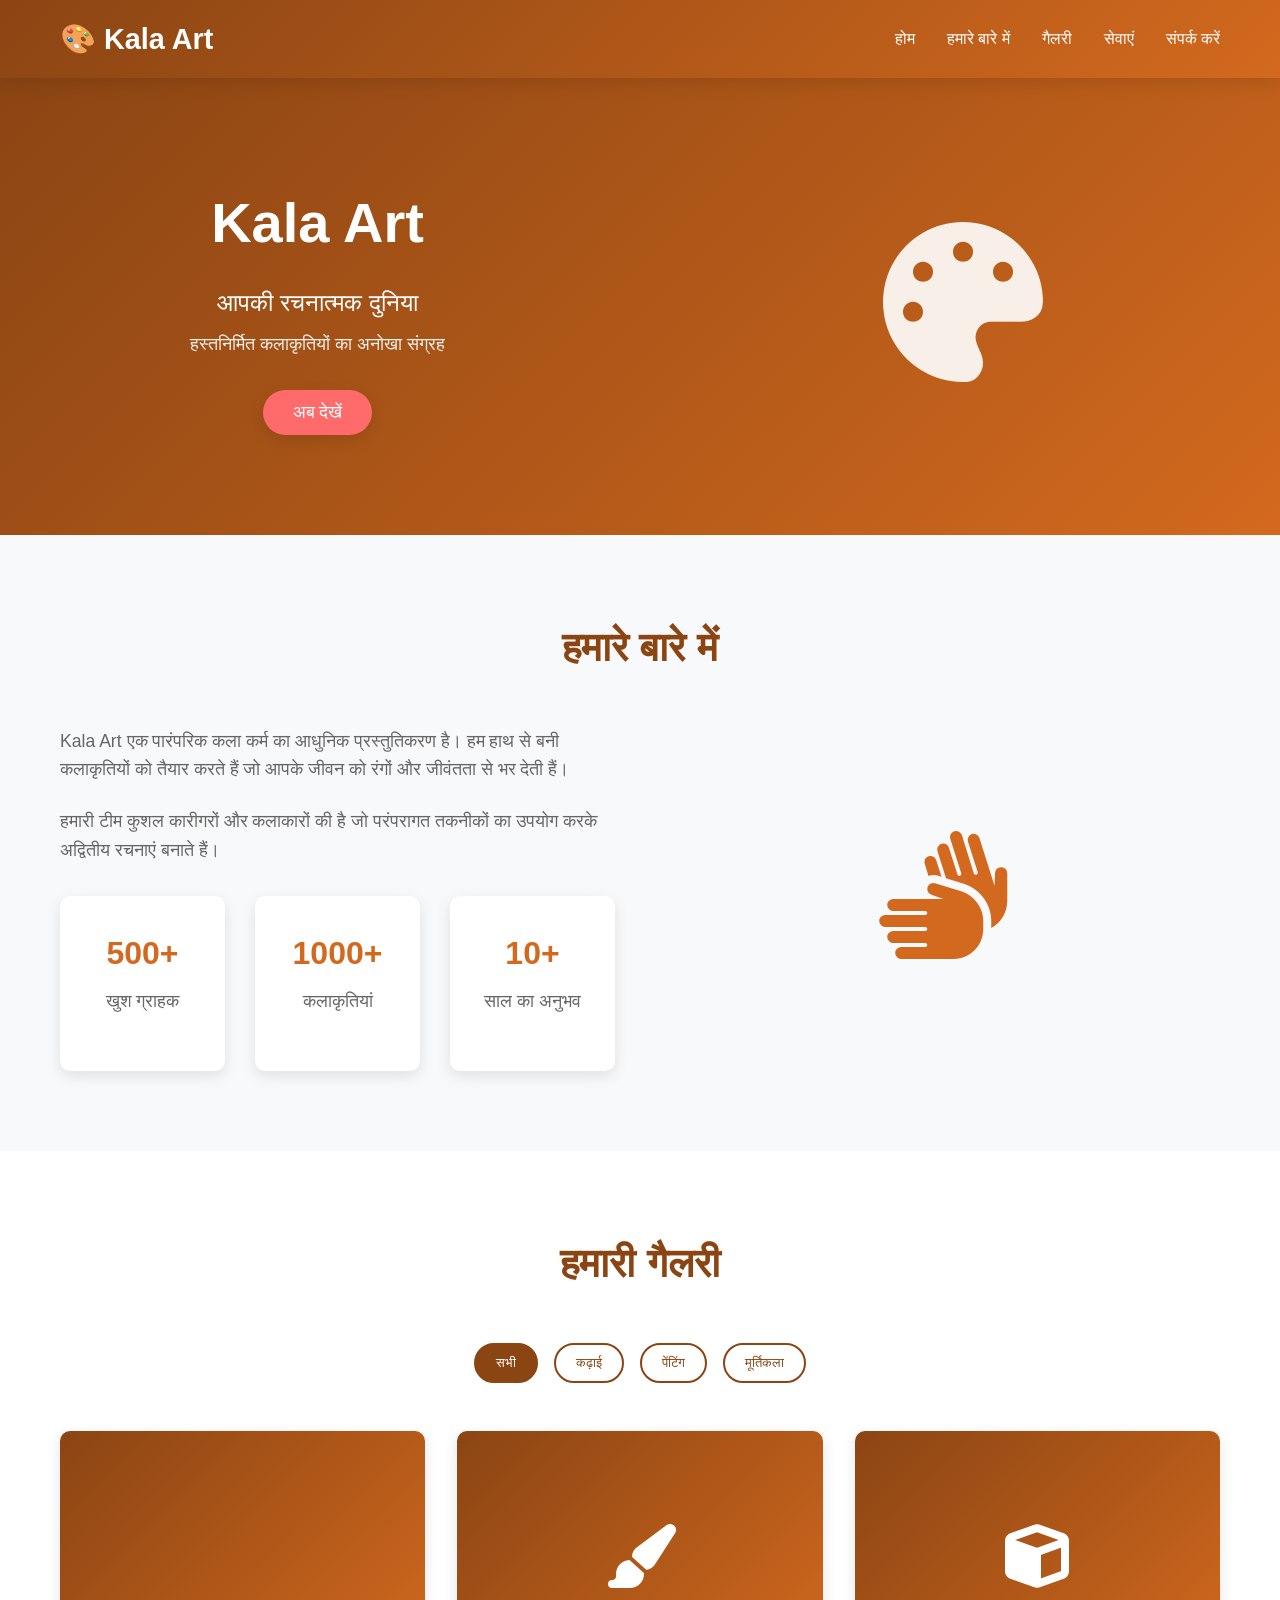
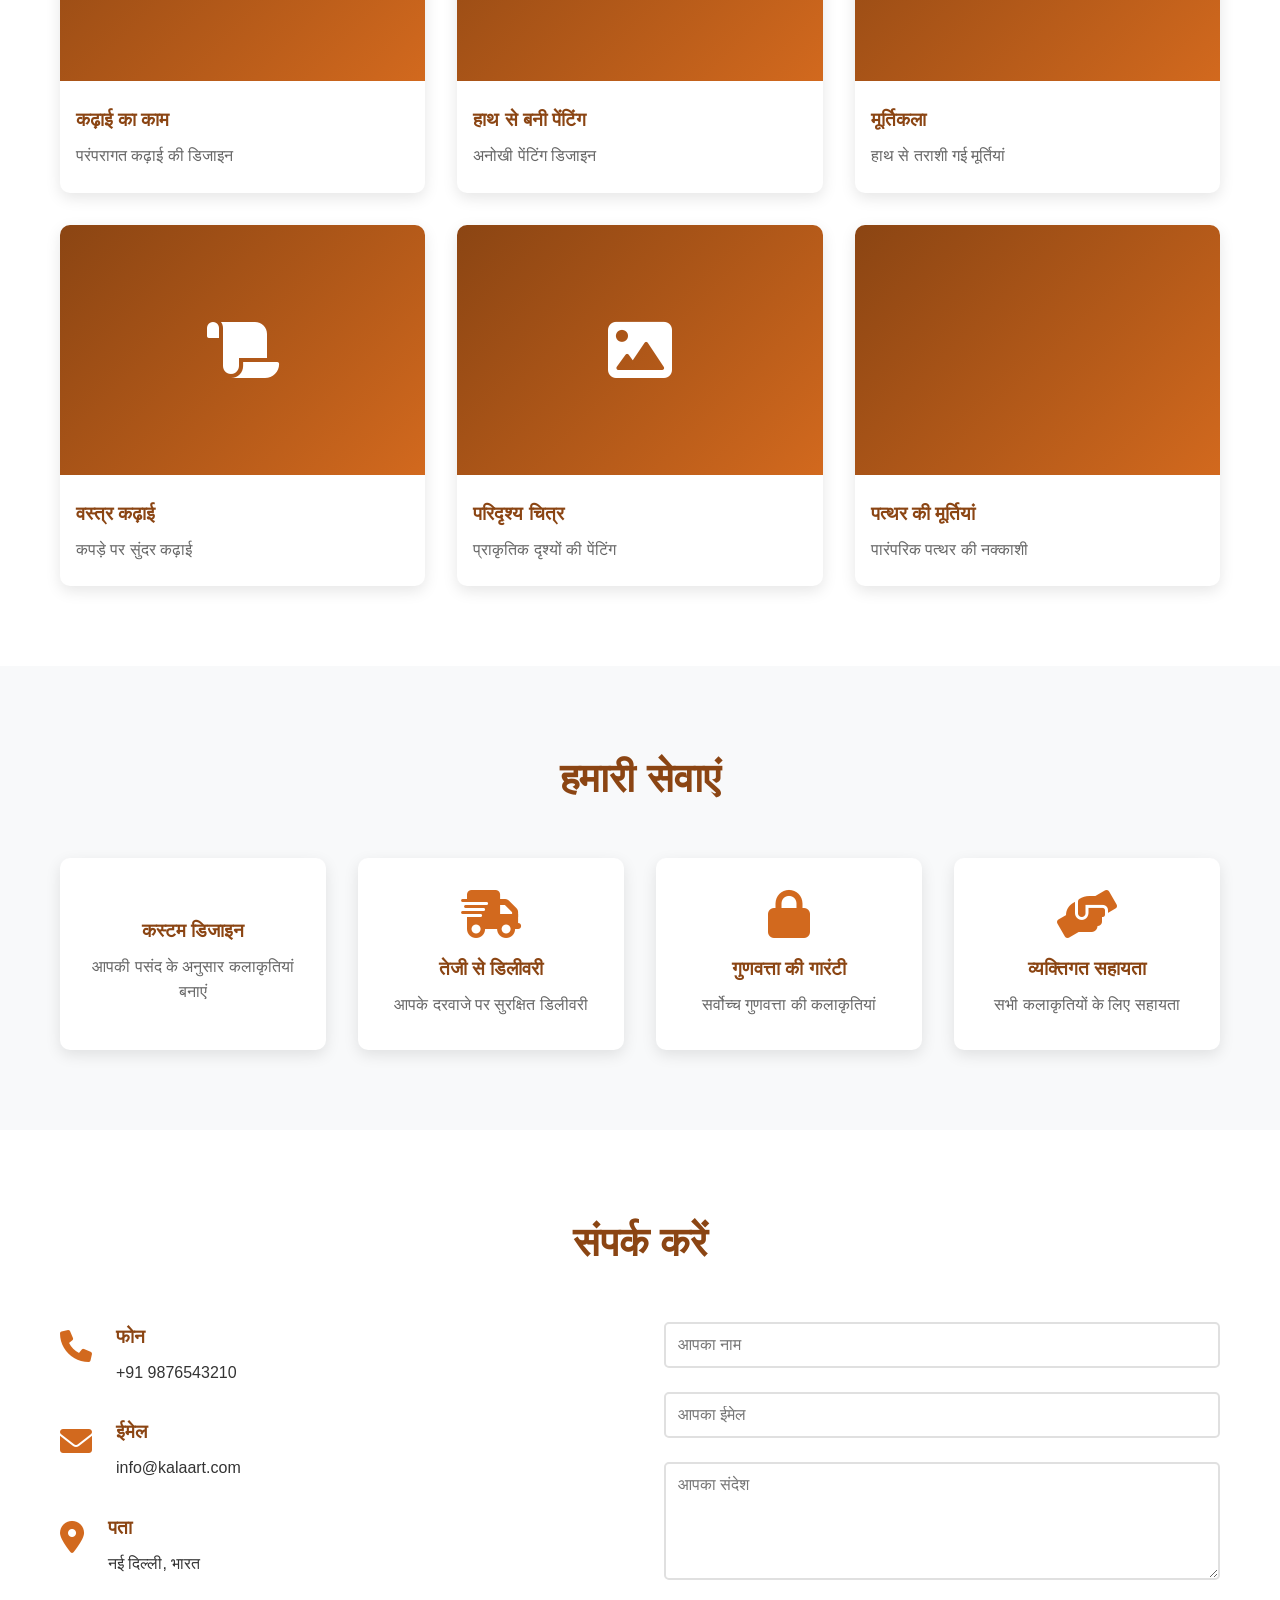
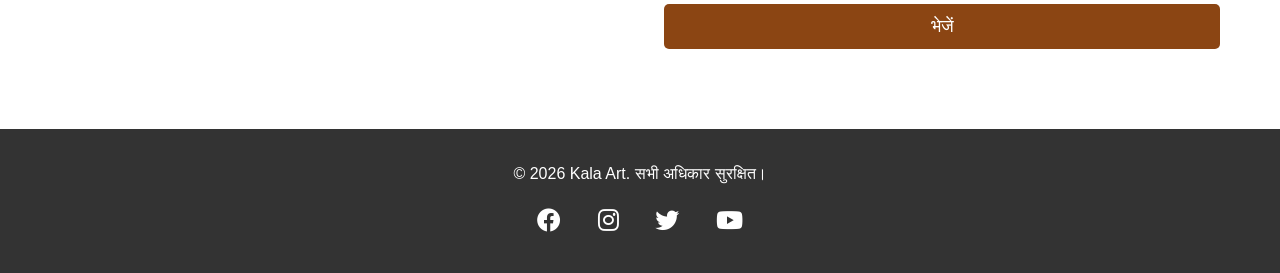
<file: index.html>
<!DOCTYPE html>
<html lang="hi">
<head>
    <meta charset="UTF-8">
    <meta name="viewport" content="width=device-width, initial-scale=1.0">
    <title>Kala Art - कला कर्म</title>
    <link rel="stylesheet" href="styles.css">
    <link rel="stylesheet" href="https://cdnjs.cloudflare.com/ajax/libs/font-awesome/6.0.0/css/all.min.css">
</head>
<body>
    <!-- Navigation -->
    <nav class="navbar">
        <div class="nav-container">
            <div class="logo">🎨 Kala Art</div>
            <ul class="nav-menu">
                <li><a href="#home" class="nav-link">होम</a></li>
                <li><a href="#about" class="nav-link">हमारे बारे में</a></li>
                <li><a href="#gallery" class="nav-link">गैलरी</a></li>
                <li><a href="#services" class="nav-link">सेवाएं</a></li>
                <li><a href="#contact" class="nav-link">संपर्क करें</a></li>
            </ul>
            <div class="hamburger">
                <span></span>
                <span></span>
                <span></span>
            </div>
        </div>
    </nav>

    <!-- Hero Section -->
    <section class="hero" id="home">
        <div class="hero-content">
            <h1>Kala Art</h1>
            <p>आपकी रचनात्मक दुनिया</p>
            <p class="hero-subtitle">हस्तनिर्मित कलाकृतियों का अनोखा संग्रह</p>
            <button class="cta-button">अब देखें</button>
        </div>
        <div class="hero-image">
            <i class="fas fa-palette"></i>
        </div>
    </section>

    <!-- About Section -->
    <section class="about" id="about">
        <div class="container">
            <h2>हमारे बारे में</h2>
            <div class="about-content">
                <div class="about-text">
                    <p>Kala Art एक पारंपरिक कला कर्म का आधुनिक प्रस्तुतिकरण है। हम हाथ से बनी कलाकृतियों को तैयार करते हैं जो आपके जीवन को रंगों और जीवंतता से भर देती हैं।</p>
                    <p>हमारी टीम कुशल कारीगरों और कलाकारों की है जो परंपरागत तकनीकों का उपयोग करके अद्वितीय रचनाएं बनाते हैं।</p>
                    <div class="stats">
                        <div class="stat">
                            <h3>500+</h3>
                            <p>खुश ग्राहक</p>
                        </div>
                        <div class="stat">
                            <h3>1000+</h3>
                            <p>कलाकृतियां</p>
                        </div>
                        <div class="stat">
                            <h3>10+</h3>
                            <p>साल का अनुभव</p>
                        </div>
                    </div>
                </div>
                <div class="about-image">
                    <i class="fas fa-hands"></i>
                </div>
            </div>
        </div>
    </section>

    <!-- Gallery Section -->
    <section class="gallery" id="gallery">
        <div class="container">
            <h2>हमारी गैलरी</h2>
            <div class="gallery-filter">
                <button class="filter-btn active" data-filter="all">सभी</button>
                <button class="filter-btn" data-filter="embroidery">कढ़ाई</button>
                <button class="filter-btn" data-filter="painting">पेंटिंग</button>
                <button class="filter-btn" data-filter="sculpture">मूर्तिकला</button>
            </div>
            <div class="gallery-grid">
                <div class="gallery-item embroidery" data-category="embroidery">
                    <div class="gallery-image">
                        <i class="fas fa-stitches"></i>
                    </div>
                    <h3>कढ़ाई का काम</h3>
                    <p>परंपरागत कढ़ाई की डिजाइन</p>
                </div>
                <div class="gallery-item painting" data-category="painting">
                    <div class="gallery-image">
                        <i class="fas fa-paint-brush"></i>
                    </div>
                    <h3>हाथ से बनी पेंटिंग</h3>
                    <p>अनोखी पेंटिंग डिजाइन</p>
                </div>
                <div class="gallery-item sculpture" data-category="sculpture">
                    <div class="gallery-image">
                        <i class="fas fa-cube"></i>
                    </div>
                    <h3>मूर्तिकला</h3>
                    <p>हाथ से तराशी गई मूर्तियां</p>
                </div>
                <div class="gallery-item embroidery" data-category="embroidery">
                    <div class="gallery-image">
                        <i class="fas fa-scroll"></i>
                    </div>
                    <h3>वस्त्र कढ़ाई</h3>
                    <p>कपड़े पर सुंदर कढ़ाई</p>
                </div>
                <div class="gallery-item painting" data-category="painting">
                    <div class="gallery-image">
                        <i class="fas fa-image"></i>
                    </div>
                    <h3>परिदृश्य चित्र</h3>
                    <p>प्राकृतिक दृश्यों की पेंटिंग</p>
                </div>
                <div class="gallery-item sculpture" data-category="sculpture">
                    <div class="gallery-image">
                        <i class="fas fa-statue"></i>
                    </div>
                    <h3>पत्थर की मूर्तियां</h3>
                    <p>पारंपरिक पत्थर की नक्काशी</p>
                </div>
            </div>
        </div>
    </section>

    <!-- Services Section -->
    <section class="services" id="services">
        <div class="container">
            <h2>हमारी सेवाएं</h2>
            <div class="services-grid">
                <div class="service-card">
                    <i class="fas fa-custom"></i>
                    <h3>कस्टम डिजाइन</h3>
                    <p>आपकी पसंद के अनुसार कलाकृतियां बनाएं</p>
                </div>
                <div class="service-card">
                    <i class="fas fa-shipping-fast"></i>
                    <h3>तेजी से डिलीवरी</h3>
                    <p>आपके दरवाजे पर सुरक्षित डिलीवरी</p>
                </div>
                <div class="service-card">
                    <i class="fas fa-lock"></i>
                    <h3>गुणवत्ता की गारंटी</h3>
                    <p>सर्वोच्च गुणवत्ता की कलाकृतियां</p>
                </div>
                <div class="service-card">
                    <i class="fas fa-hands-helping"></i>
                    <h3>व्यक्तिगत सहायता</h3>
                    <p>सभी कलाकृतियों के लिए सहायता</p>
                </div>
            </div>
        </div>
    </section>

    <!-- Contact Section -->
    <section class="contact" id="contact">
        <div class="container">
            <h2>संपर्क करें</h2>
            <div class="contact-content">
                <div class="contact-info">
                    <div class="info-item">
                        <i class="fas fa-phone"></i>
                        <div>
                            <h3>फोन</h3>
                            <p>+91 9876543210</p>
                        </div>
                    </div>
                    <div class="info-item">
                        <i class="fas fa-envelope"></i>
                        <div>
                            <h3>ईमेल</h3>
                            <p>info@kalaart.com</p>
                        </div>
                    </div>
                    <div class="info-item">
                        <i class="fas fa-map-marker-alt"></i>
                        <div>
                            <h3>पता</h3>
                            <p>नई दिल्ली, भारत</p>
                        </div>
                    </div>
                </div>
                <form class="contact-form">
                    <input type="text" placeholder="आपका नाम" required>
                    <input type="email" placeholder="आपका ईमेल" required>
                    <textarea placeholder="आपका संदेश" rows="5" required></textarea>
                    <button type="submit" class="submit-btn">भेजें</button>
                </form>
            </div>
        </div>
    </section>

    <!-- Footer -->
    <footer class="footer">
        <div class="footer-content">
            <p>&copy; 2026 Kala Art. सभी अधिकार सुरक्षित।</p>
            <div class="social-links">
                <a href="#"><i class="fab fa-facebook"></i></a>
                <a href="#"><i class="fab fa-instagram"></i></a>
                <a href="#"><i class="fab fa-twitter"></i></a>
                <a href="#"><i class="fab fa-youtube"></i></a>
            </div>
        </div>
    </footer>

    <script src="script.js"></script>
</body>
</html>
</file>
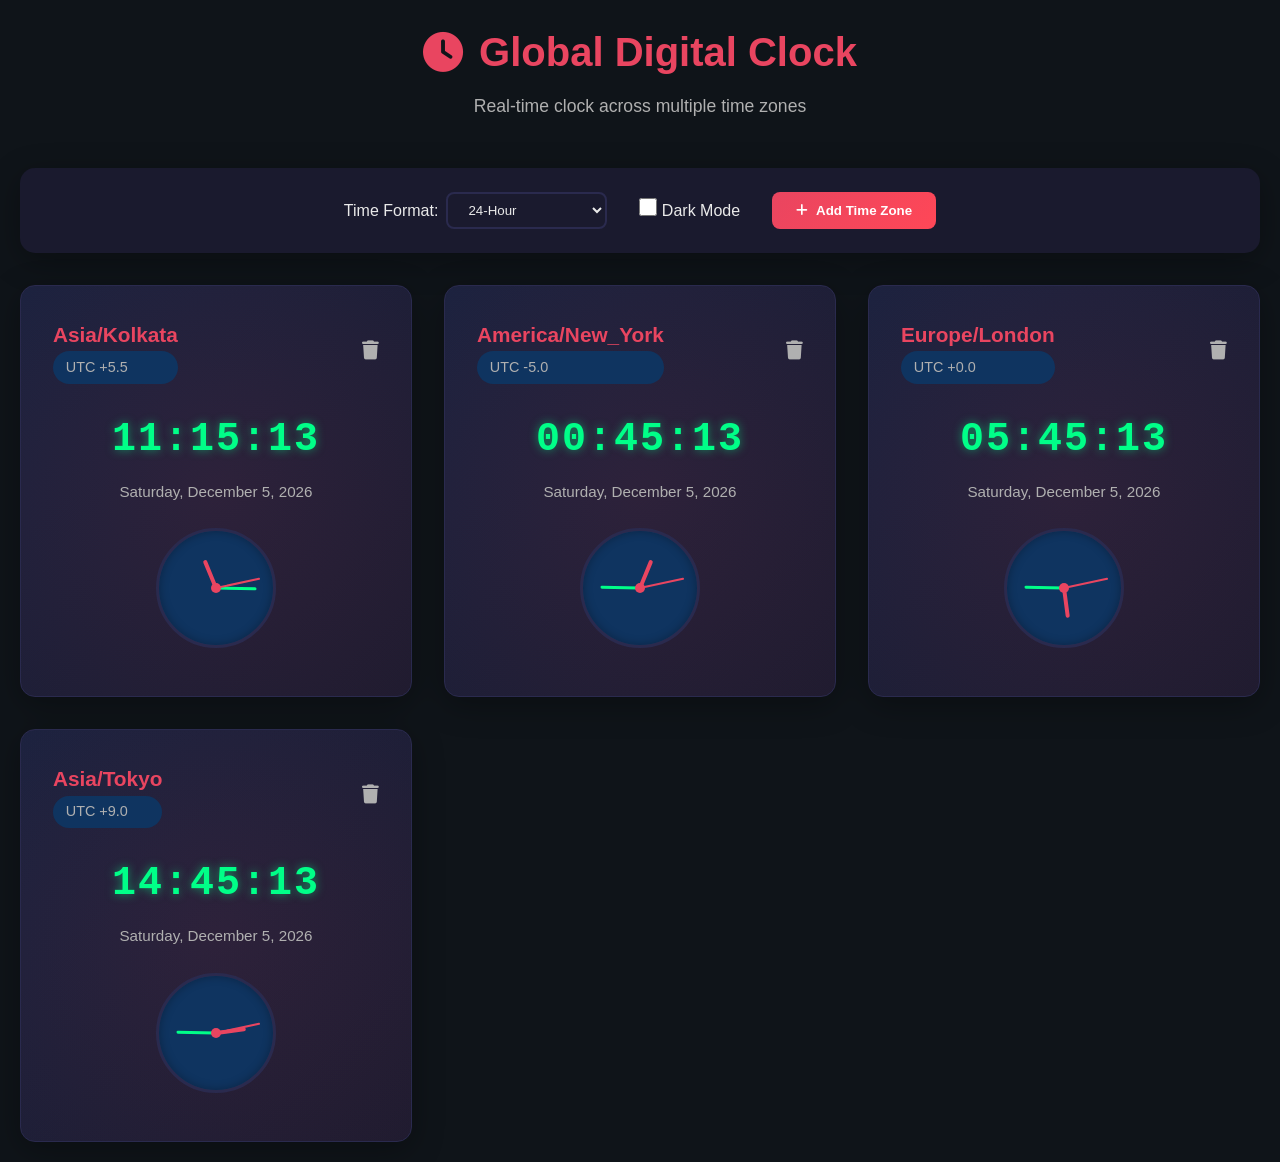
<file: clock.html>
<!DOCTYPE html>
<html lang="en">
<head>
    <meta charset="UTF-8">
    <meta name="viewport" content="width=device-width, initial-scale=1.0">
    <title>Digital Clock - Multiple Time Zones</title>
    <link rel="stylesheet" href="clock-styles.css">
    <link rel="stylesheet" href="https://cdnjs.cloudflare.com/ajax/libs/font-awesome/6.0.0/css/all.min.css">
</head>
<body>
    <div class="container">
        <!-- Header -->
        <header class="header">
            <h1><i class="fas fa-clock"></i> Global Digital Clock</h1>
            <p>Real-time clock across multiple time zones</p>
        </header>

        <!-- Controls -->
        <div class="controls">
            <div class="control-group">
                <label for="time-format">Time Format:</label>
                <select id="time-format">
                    <option value="24">24-Hour</option>
                    <option value="12">12-Hour (AM/PM)</option>
                </select>
            </div>
            <div class="control-group">
                <label for="theme-toggle">
                    <input type="checkbox" id="theme-toggle">
                    <span>Dark Mode</span>
                </label>
            </div>
            <button class="add-timezone-btn" id="add-timezone-btn">
                <i class="fas fa-plus"></i> Add Time Zone
            </button>
        </div>

        <!-- Clocks Grid -->
        <div class="clocks-grid" id="clocks-grid">
            <!-- Clocks will be dynamically added here -->
        </div>

        <!-- Add Timezone Modal -->
        <div class="modal" id="timezone-modal">
            <div class="modal-content">
                <div class="modal-header">
                    <h2>Add Time Zone</h2>
                    <button class="close-btn" id="close-modal">&times;</button>
                </div>
                <div class="modal-body">
                    <input type="text" id="timezone-input" placeholder="Search timezone (e.g., Asia/Kolkata, America/New_York)" autocomplete="off">
                    <div class="timezone-suggestions" id="timezone-suggestions"></div>
                </div>
                <div class="modal-footer">
                    <button class="btn btn-cancel" id="cancel-btn">Cancel</button>
                    <button class="btn btn-add" id="confirm-add-btn">Add</button>
                </div>
            </div>
        </div>
    </div>

    <script src="clock-script.js"></script>
</body>
</html>
</file>
<file: styles.css>
* {
    margin: 0;
    padding: 0;
    box-sizing: border-box;
}

:root {
    --primary-color: #8B4513;
    --secondary-color: #D2691E;
    --accent-color: #FF6B6B;
    --text-dark: #333;
    --text-light: #666;
    --bg-light: #f8f9fa;
    --white: #ffffff;
    --shadow: 0 5px 15px rgba(0, 0, 0, 0.1);
}

body {
    font-family: 'Segoe UI', Tahoma, Geneva, Verdana, sans-serif;
    color: var(--text-dark);
    line-height: 1.6;
}

.container {
    max-width: 1200px;
    margin: 0 auto;
    padding: 0 20px;
}

/* Navigation */
.navbar {
    background: linear-gradient(135deg, var(--primary-color), var(--secondary-color));
    padding: 1rem 0;
    position: sticky;
    top: 0;
    z-index: 100;
    box-shadow: var(--shadow);
}

.nav-container {
    max-width: 1200px;
    margin: 0 auto;
    padding: 0 20px;
    display: flex;
    justify-content: space-between;
    align-items: center;
}

.logo {
    color: var(--white);
    font-size: 1.8rem;
    font-weight: bold;
}

.nav-menu {
    display: flex;
    list-style: none;
    gap: 2rem;
}

.nav-link {
    color: var(--white);
    text-decoration: none;
    font-weight: 500;
    transition: opacity 0.3s;
}

.nav-link:hover {
    opacity: 0.8;
    border-bottom: 2px solid var(--accent-color);
}

.hamburger {
    display: none;
    flex-direction: column;
    cursor: pointer;
}

.hamburger span {
    width: 25px;
    height: 3px;
    background-color: var(--white);
    margin: 5px 0;
    transition: 0.3s;
}

/* Hero Section */
.hero {
    background: linear-gradient(135deg, var(--primary-color), var(--secondary-color));
    color: var(--white);
    padding: 100px 20px;
    display: flex;
    align-items: center;
    justify-content: center;
    gap: 50px;
    text-align: center;
}

.hero-content {
    flex: 1;
}

.hero-content h1 {
    font-size: 3.5rem;
    margin-bottom: 1rem;
    animation: slideInDown 0.8s ease-out;
}

.hero-content p {
    font-size: 1.5rem;
    margin-bottom: 0.5rem;
}

.hero-subtitle {
    font-size: 1.1rem !important;
    opacity: 0.9;
    margin-bottom: 2rem !important;
}

.cta-button {
    background-color: var(--accent-color);
    color: var(--white);
    border: none;
    padding: 12px 30px;
    font-size: 1.1rem;
    border-radius: 50px;
    cursor: pointer;
    transition: transform 0.3s, box-shadow 0.3s;
    box-shadow: var(--shadow);
}

.cta-button:hover {
    transform: translateY(-3px);
    box-shadow: 0 10px 25px rgba(0, 0, 0, 0.2);
}

.hero-image {
    flex: 1;
    font-size: 10rem;
    opacity: 0.9;
    animation: float 3s ease-in-out infinite;
}

@keyframes slideInDown {
    from {
        opacity: 0;
        transform: translateY(-30px);
    }
    to {
        opacity: 1;
        transform: translateY(0);
    }
}

@keyframes float {
    0%, 100% { transform: translateY(0); }
    50% { transform: translateY(-20px); }
}

/* About Section */
.about {
    padding: 80px 20px;
    background-color: var(--bg-light);
}

.about h2, .gallery h2, .services h2, .contact h2 {
    font-size: 2.5rem;
    margin-bottom: 3rem;
    text-align: center;
    color: var(--primary-color);
}

.about-content {
    display: flex;
    align-items: center;
    gap: 50px;
}

.about-text {
    flex: 1;
}

.about-text p {
    font-size: 1.1rem;
    margin-bottom: 1.5rem;
    color: var(--text-light);
}

.stats {
    display: flex;
    gap: 30px;
    margin-top: 2rem;
}

.stat {
    text-align: center;
    padding: 2rem;
    background: var(--white);
    border-radius: 10px;
    box-shadow: var(--shadow);
    flex: 1;
}

.stat h3 {
    color: var(--secondary-color);
    font-size: 2rem;
    margin-bottom: 0.5rem;
}

.about-image {
    flex: 1;
    text-align: center;
    font-size: 8rem;
    color: var(--secondary-color);
}

/* Gallery Section */
.gallery {
    padding: 80px 20px;
}

.gallery-filter {
    display: flex;
    justify-content: center;
    gap: 1rem;
    margin-bottom: 3rem;
    flex-wrap: wrap;
}

.filter-btn {
    padding: 10px 20px;
    border: 2px solid var(--primary-color);
    background: transparent;
    color: var(--primary-color);
    border-radius: 25px;
    cursor: pointer;
    transition: all 0.3s;
    font-weight: 500;
}

.filter-btn.active {
    background-color: var(--primary-color);
    color: var(--white);
}

.filter-btn:hover {
    background-color: var(--secondary-color);
    border-color: var(--secondary-color);
    color: var(--white);
}

.gallery-grid {
    display: grid;
    grid-template-columns: repeat(auto-fit, minmax(300px, 1fr));
    gap: 2rem;
}

.gallery-item {
    background: var(--white);
    border-radius: 10px;
    overflow: hidden;
    box-shadow: var(--shadow);
    transition: transform 0.3s, box-shadow 0.3s;
    cursor: pointer;
}

.gallery-item:hover {
    transform: translateY(-10px);
    box-shadow: 0 15px 30px rgba(0, 0, 0, 0.2);
}

.gallery-image {
    background: linear-gradient(135deg, var(--primary-color), var(--secondary-color));
    height: 250px;
    display: flex;
    align-items: center;
    justify-content: center;
    font-size: 4rem;
    color: var(--white);
}

.gallery-item h3 {
    padding: 1.5rem 1rem 0.5rem;
    color: var(--primary-color);
}

.gallery-item p {
    padding: 0 1rem 1.5rem;
    color: var(--text-light);
}

/* Services Section */
.services {
    padding: 80px 20px;
    background-color: var(--bg-light);
}

.services-grid {
    display: grid;
    grid-template-columns: repeat(auto-fit, minmax(250px, 1fr));
    gap: 2rem;
}

.service-card {
    background: var(--white);
    padding: 2rem;
    border-radius: 10px;
    text-align: center;
    box-shadow: var(--shadow);
    transition: transform 0.3s;
}

.service-card:hover {
    transform: translateY(-10px);
}

.service-card i {
    font-size: 3rem;
    color: var(--secondary-color);
    margin-bottom: 1rem;
}

.service-card h3 {
    color: var(--primary-color);
    margin-bottom: 0.5rem;
}

.service-card p {
    color: var(--text-light);
}

/* Contact Section */
.contact {
    padding: 80px 20px;
}

.contact-content {
    display: grid;
    grid-template-columns: 1fr 1fr;
    gap: 3rem;
}

.contact-info {
    display: flex;
    flex-direction: column;
    gap: 2rem;
}

.info-item {
    display: flex;
    gap: 1.5rem;
    align-items: flex-start;
}

.info-item i {
    font-size: 2rem;
    color: var(--secondary-color);
    margin-top: 0.5rem;
}

.info-item h3 {
    color: var(--primary-color);
    margin-bottom: 0.5rem;
}

.contact-form {
    display: flex;
    flex-direction: column;
    gap: 1.5rem;
}

.contact-form input,
.contact-form textarea {
    padding: 12px;
    border: 2px solid #e0e0e0;
    border-radius: 5px;
    font-family: inherit;
    font-size: 1rem;
    transition: border-color 0.3s;
}

.contact-form input:focus,
.contact-form textarea:focus {
    outline: none;
    border-color: var(--primary-color);
}

.submit-btn {
    background-color: var(--primary-color);
    color: var(--white);
    border: none;
    padding: 12px;
    border-radius: 5px;
    font-size: 1.1rem;
    cursor: pointer;
    transition: background-color 0.3s;
}

.submit-btn:hover {
    background-color: var(--secondary-color);
}

/* Footer */
.footer {
    background: var(--text-dark);
    color: var(--white);
    padding: 2rem;
    text-align: center;
}

.footer-content {
    max-width: 1200px;
    margin: 0 auto;
}

.social-links {
    margin-top: 1rem;
}

.social-links a {
    color: var(--white);
    font-size: 1.5rem;
    margin: 0 1rem;
    transition: color 0.3s;
}

.social-links a:hover {
    color: var(--accent-color);
}

/* Responsive Design */
@media (max-width: 768px) {
    .hamburger {
        display: flex;
    }

    .nav-menu {
        display: none;
    }

    .hero {
        flex-direction: column;
        padding: 50px 20px;
    }

    .hero-content h1 {
        font-size: 2rem;
    }

    .hero-image {
        font-size: 5rem;
    }

    .about-content {
        flex-direction: column;
        gap: 2rem;
    }

    .stats {
        flex-direction: column;
    }

    .contact-content {
        grid-template-columns: 1fr;
    }

    .gallery-grid {
        grid-template-columns: 1fr;
    }
}

@media (max-width: 480px) {
    .hero-content h1 {
        font-size: 1.5rem;
    }

    .hero-subtitle {
        font-size: 0.9rem !important;
    }

    .nav-menu {
        gap: 1rem;
    }

    .gallery-filter {
        gap: 0.5rem;
    }

    .filter-btn {
        padding: 8px 15px;
        font-size: 0.9rem;
    }
}
</file>
<file: clock-styles.css>
* {
    margin: 0;
    padding: 0;
    box-sizing: border-box;
}

:root {
    --primary-color: #1a1a2e;
    --secondary-color: #16213e;
    --accent-color: #0f3460;
    --highlight-color: #e94560;
    --text-color: #eaeaea;
    --text-secondary: #b0b0b0;
    --bg-color: #0f1419;
    --card-bg: #1a1a2e;
    --border-color: #2a2a4e;
    --shadow: 0 8px 32px rgba(0, 0, 0, 0.3);
}

body.light-mode {
    --primary-color: #f5f5f5;
    --secondary-color: #ffffff;
    --accent-color: #e3f2fd;
    --highlight-color: #ff6b6b;
    --text-color: #333333;
    --text-secondary: #666666;
    --bg-color: #fafafa;
    --card-bg: #ffffff;
    --border-color: #eeeeee;
    --shadow: 0 8px 32px rgba(0, 0, 0, 0.1);
}

body {
    font-family: 'Segoe UI', Tahoma, Geneva, Verdana, sans-serif;
    background-color: var(--bg-color);
    color: var(--text-color);
    line-height: 1.6;
    transition: background-color 0.3s, color 0.3s;
}

.container {
    max-width: 1400px;
    margin: 0 auto;
    padding: 20px;
}

/* Header */
.header {
    text-align: center;
    margin-bottom: 3rem;
    animation: slideInDown 0.6s ease-out;
}

.header h1 {
    font-size: 2.5rem;
    margin-bottom: 0.5rem;
    color: var(--highlight-color);
    display: flex;
    align-items: center;
    justify-content: center;
    gap: 1rem;
}

.header p {
    font-size: 1.1rem;
    color: var(--text-secondary);
}

/* Controls */
.controls {
    display: flex;
    justify-content: center;
    gap: 2rem;
    margin-bottom: 2rem;
    flex-wrap: wrap;
    padding: 1.5rem;
    background-color: var(--card-bg);
    border-radius: 15px;
    box-shadow: var(--shadow);
    animation: slideInUp 0.6s ease-out 0.1s both;
}

.control-group {
    display: flex;
    align-items: center;
    gap: 0.5rem;
}

.control-group label {
    font-weight: 500;
    color: var(--text-color);
}

.control-group select {
    padding: 0.5rem 1rem;
    border: 2px solid var(--border-color);
    border-radius: 8px;
    background-color: var(--primary-color);
    color: var(--text-color);
    cursor: pointer;
    transition: border-color 0.3s;
}

.control-group select:hover,
.control-group select:focus {
    border-color: var(--highlight-color);
    outline: none;
}

.control-group input[type="checkbox"] {
    cursor: pointer;
    width: 18px;
    height: 18px;
}

.add-timezone-btn {
    padding: 0.6rem 1.5rem;
    background: linear-gradient(135deg, var(--highlight-color), #ff4757);
    color: white;
    border: none;
    border-radius: 8px;
    cursor: pointer;
    font-weight: 600;
    display: flex;
    align-items: center;
    gap: 0.5rem;
    transition: transform 0.3s, box-shadow 0.3s;
}

.add-timezone-btn:hover {
    transform: translateY(-2px);
    box-shadow: 0 4px 12px rgba(233, 69, 96, 0.4);
}

/* Clocks Grid */
.clocks-grid {
    display: grid;
    grid-template-columns: repeat(auto-fill, minmax(300px, 1fr));
    gap: 2rem;
    animation: slideInUp 0.6s ease-out 0.2s both;
}

/* Clock Card */
.clock-card {
    background: linear-gradient(135deg, var(--secondary-color), var(--primary-color));
    border-radius: 15px;
    padding: 2rem;
    box-shadow: var(--shadow);
    border: 1px solid var(--border-color);
    transition: transform 0.3s, box-shadow 0.3s;
    position: relative;
    overflow: hidden;
}

.clock-card:hover {
    transform: translateY(-10px);
    box-shadow: 0 12px 40px rgba(233, 69, 96, 0.2);
}

.clock-card::before {
    content: '';
    position: absolute;
    top: -50%;
    right: -50%;
    width: 200%;
    height: 200%;
    background: radial-gradient(circle, rgba(233, 69, 96, 0.1) 0%, transparent 70%);
    animation: pulse 4s ease-in-out infinite;
}

.clock-header {
    display: flex;
    justify-content: space-between;
    align-items: center;
    margin-bottom: 1.5rem;
    position: relative;
    z-index: 1;
}

.timezone-name {
    font-size: 1.3rem;
    font-weight: 600;
    color: var(--highlight-color);
}

.timezone-offset {
    font-size: 0.9rem;
    color: var(--text-secondary);
    background: var(--accent-color);
    padding: 0.3rem 0.8rem;
    border-radius: 20px;
}

.remove-btn {
    background: none;
    border: none;
    color: var(--text-secondary);
    cursor: pointer;
    font-size: 1.2rem;
    transition: color 0.3s;
}

.remove-btn:hover {
    color: var(--highlight-color);
}

/* Digital Clock Display */
.clock-display {
    text-align: center;
    margin-bottom: 1.5rem;
    position: relative;
    z-index: 1;
}

.time {
    font-size: 2.5rem;
    font-weight: bold;
    font-family: 'Courier New', monospace;
    color: #00ff88;
    text-shadow: 0 0 10px rgba(0, 255, 136, 0.5);
    margin-bottom: 0.5rem;
    letter-spacing: 2px;
}

.date-display {
    font-size: 0.95rem;
    color: var(--text-secondary);
    margin-bottom: 0.5rem;
}

.day-display {
    font-size: 0.9rem;
    color: var(--text-secondary);
}

/* Analog Clock */
.analog-clock {
    width: 120px;
    height: 120px;
    border: 3px solid var(--border-color);
    border-radius: 50%;
    position: relative;
    margin: 1rem auto;
    background: var(--accent-color);
    box-shadow: inset 0 0 10px rgba(0, 0, 0, 0.3);
}

.clock-center {
    width: 10px;
    height: 10px;
    background: var(--highlight-color);
    border-radius: 50%;
    position: absolute;
    top: 50%;
    left: 50%;
    transform: translate(-50%, -50%);
    z-index: 10;
}

.hand {
    position: absolute;
    bottom: 50%;
    left: 50%;
    transform-origin: bottom center;
    background: var(--highlight-color);
    border-radius: 10px;
}

.hour-hand {
    width: 4px;
    height: 30px;
    margin-left: -2px;
}

.minute-hand {
    width: 3px;
    height: 40px;
    margin-left: -1.5px;
    background: #00ff88;
}

.second-hand {
    width: 2px;
    height: 45px;
    margin-left: -1px;
    background: var(--highlight-color);
}

/* Modal */
.modal {
    display: none;
    position: fixed;
    z-index: 1000;
    left: 0;
    top: 0;
    width: 100%;
    height: 100%;
    background-color: rgba(0, 0, 0, 0.6);
    animation: fadeIn 0.3s ease-out;
}

.modal.show {
    display: flex;
    justify-content: center;
    align-items: center;
}

.modal-content {
    background-color: var(--card-bg);
    padding: 2rem;
    border-radius: 15px;
    width: 90%;
    max-width: 500px;
    box-shadow: var(--shadow);
    animation: slideInUp 0.3s ease-out;
}

.modal-header {
    display: flex;
    justify-content: space-between;
    align-items: center;
    margin-bottom: 1.5rem;
}

.modal-header h2 {
    color: var(--highlight-color);
    font-size: 1.5rem;
}

.close-btn {
    background: none;
    border: none;
    font-size: 2rem;
    cursor: pointer;
    color: var(--text-secondary);
    transition: color 0.3s;
}

.close-btn:hover {
    color: var(--highlight-color);
}

.modal-body {
    margin-bottom: 1.5rem;
}

#timezone-input {
    width: 100%;
    padding: 0.8rem;
    border: 2px solid var(--border-color);
    border-radius: 8px;
    background-color: var(--primary-color);
    color: var(--text-color);
    font-size: 1rem;
    transition: border-color 0.3s;
}

#timezone-input:focus {
    outline: none;
    border-color: var(--highlight-color);
}

.timezone-suggestions {
    margin-top: 1rem;
    max-height: 200px;
    overflow-y: auto;
    border-radius: 8px;
    background-color: var(--primary-color);
}

.timezone-suggestion {
    padding: 0.8rem;
    cursor: pointer;
    transition: background-color 0.2s;
    border-bottom: 1px solid var(--border-color);
}

.timezone-suggestion:hover {
    background-color: var(--accent-color);
}

.timezone-suggestion:last-child {
    border-bottom: none;
}

.modal-footer {
    display: flex;
    gap: 1rem;
    justify-content: flex-end;
}

.btn {
    padding: 0.8rem 1.5rem;
    border: none;
    border-radius: 8px;
    cursor: pointer;
    font-weight: 600;
    transition: all 0.3s;
}

.btn-cancel {
    background-color: var(--accent-color);
    color: var(--text-color);
}

.btn-cancel:hover {
    background-color: var(--border-color);
}

.btn-add {
    background: linear-gradient(135deg, var(--highlight-color), #ff4757);
    color: white;
}

.btn-add:hover {
    transform: translateY(-2px);
    box-shadow: 0 4px 12px rgba(233, 69, 96, 0.4);
}

/* Animations */
@keyframes slideInDown {
    from {
        opacity: 0;
        transform: translateY(-30px);
    }
    to {
        opacity: 1;
        transform: translateY(0);
    }
}

@keyframes slideInUp {
    from {
        opacity: 0;
        transform: translateY(30px);
    }
    to {
        opacity: 1;
        transform: translateY(0);
    }
}

@keyframes fadeIn {
    from {
        opacity: 0;
    }
    to {
        opacity: 1;
    }
}

@keyframes pulse {
    0%, 100% {
        transform: scale(1);
        opacity: 0.5;
    }
    50% {
        transform: scale(1.1);
        opacity: 0.3;
    }
}

/* Scrollbar Styling */
.timezone-suggestions::-webkit-scrollbar {
    width: 8px;
}

.timezone-suggestions::-webkit-scrollbar-track {
    background: var(--primary-color);
}

.timezone-suggestions::-webkit-scrollbar-thumb {
    background: var(--highlight-color);
    border-radius: 10px;
}

.timezone-suggestions::-webkit-scrollbar-thumb:hover {
    background: #ff4757;
}

/* Responsive Design */
@media (max-width: 768px) {
    .header h1 {
        font-size: 1.8rem;
    }

    .controls {
        flex-direction: column;
        gap: 1rem;
    }

    .control-group {
        width: 100%;
        justify-content: space-between;
    }

    .add-timezone-btn {
        width: 100%;
        justify-content: center;
    }

    .clocks-grid {
        grid-template-columns: 1fr;
    }

    .time {
        font-size: 2rem;
    }

    .modal-content {
        width: 95%;
        padding: 1.5rem;
    }
}

@media (max-width: 480px) {
    .header h1 {
        font-size: 1.5rem;
        flex-direction: column;
    }

    .container {
        padding: 10px;
    }

    .time {
        font-size: 1.5rem;
        letter-spacing: 1px;
    }

    .controls {
        padding: 1rem;
        gap: 0.5rem;
    }
}
</file>
